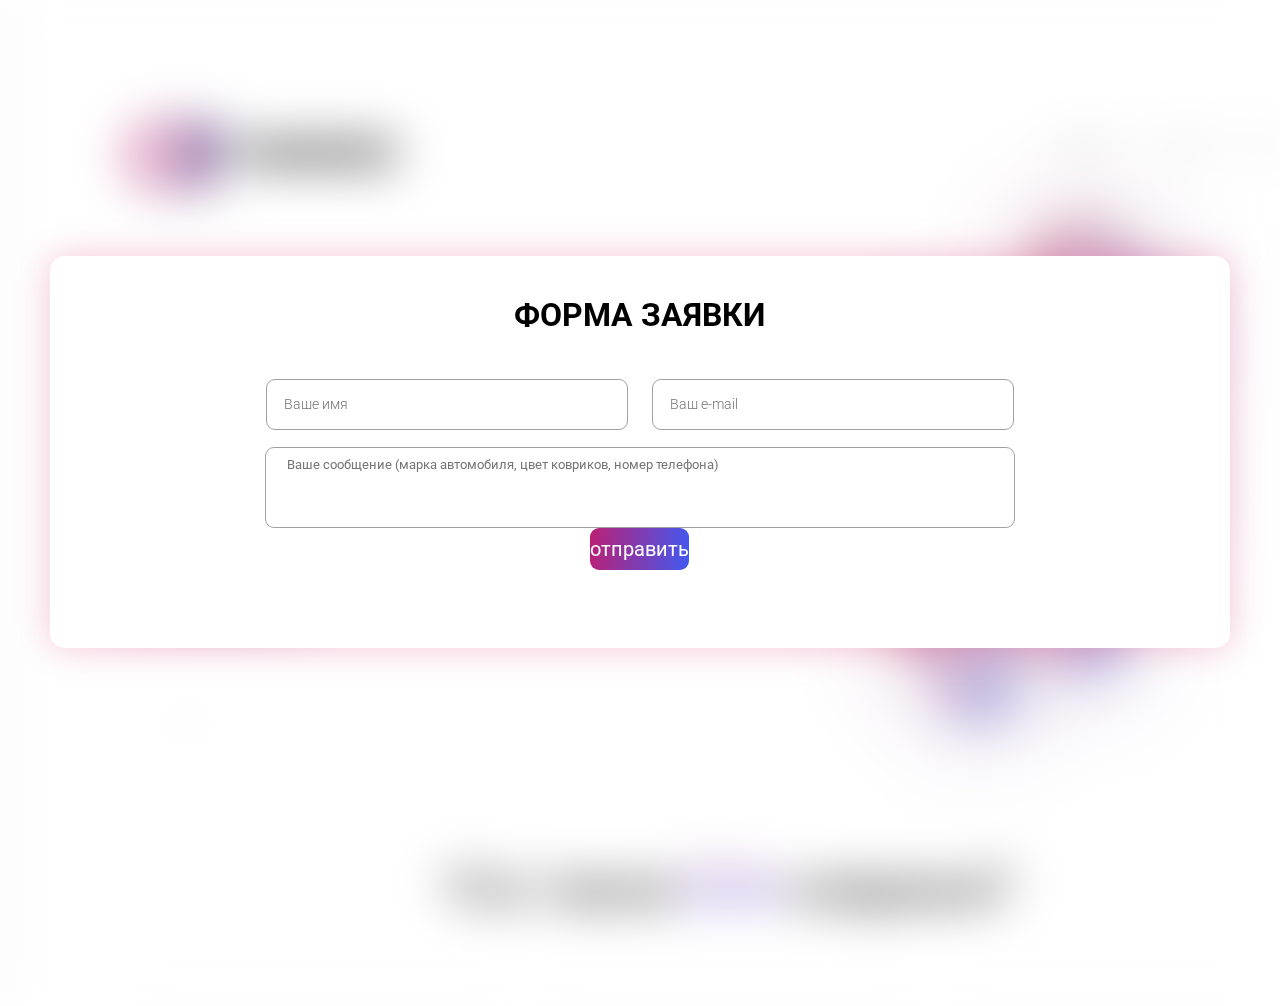
<file: index.html>
<!DOCTYPE html>
<html lang="en">
<head>
    <meta charset="UTF-8">
    <meta name="viewport" content="width=device-width, initial-scale=1.0">
    <title>Document</title>
    <link rel="stylesheet" href="style.css">
</head>
<body>
    <div class="img"></div>
    <header class="register">
        <h1>ФОРМА ЗАЯВКИ</h1>
        <div class="all">
        <input type="text" placeholder="Ваше имя" class="input1">
        <input type="text" placeholder="Ваш e-mail" class="input1">
    </div>
    <div class="noc">
    <div class="al2aa">
    <input type="text" placeholder="Ваше сообщение (марка автомобиля, цвет ковриков, номер телефона)" class="kaka">
</div>
</div>
<div class="butal">
    <button class="button">отправить</button>
</div>  
    </header>
</body>
</html>
</file>
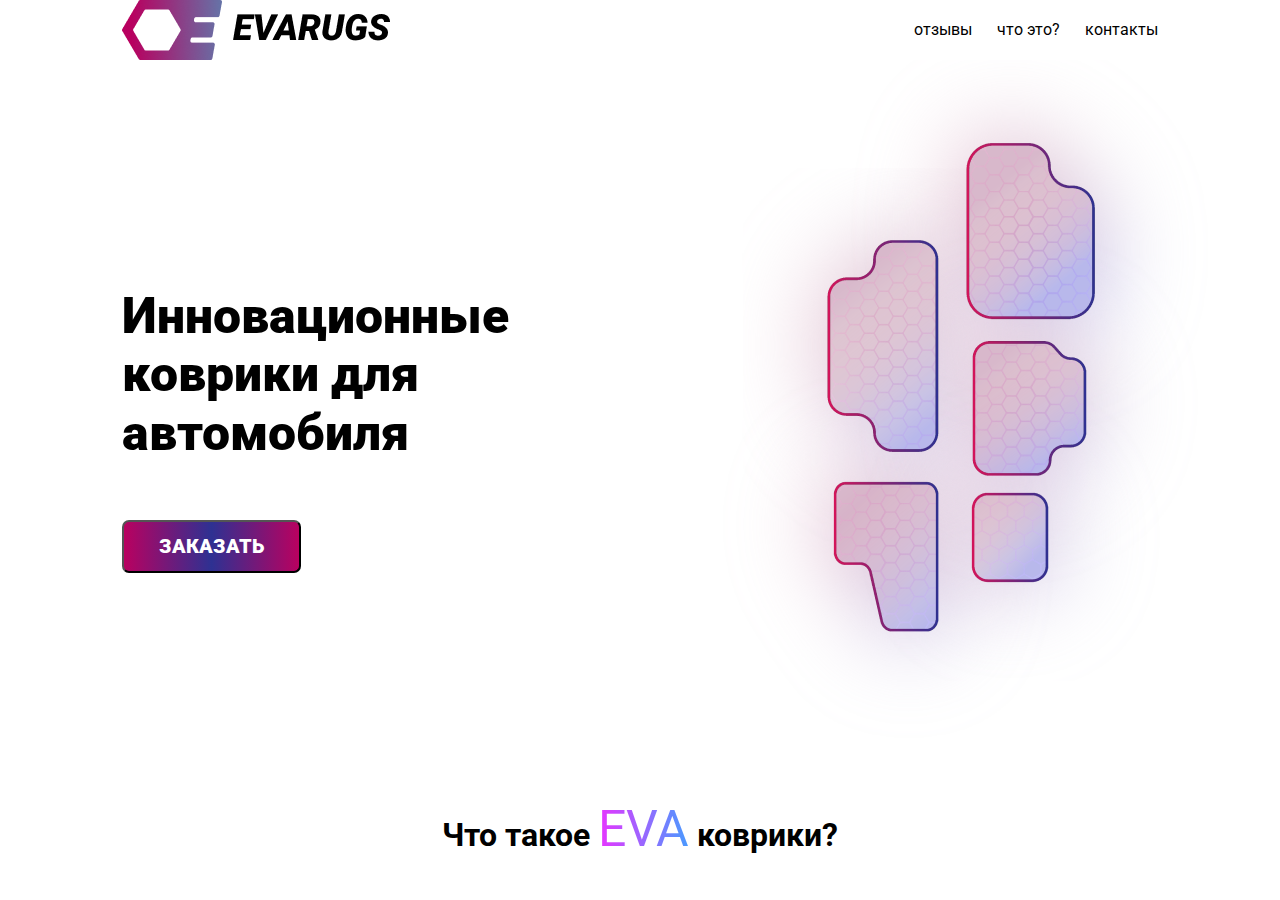
<file: fone.html>
<!DOCTYPE html>
<html lang="en">
<head>
    <meta charset="UTF-8">
    <meta name="viewport" content="width=device-width, initial-scale=1.0">
    <title>Document</title>
    <link rel="stylesheet" href="style.css">
</head>
<body>
    <header class="header container">
        <nav class="nav">
            <img src="img/Group 2.png" alt="" class="logo">
            <ul>
                <li>отзывы</li>
                <li>что это?</li>
                <li>контакты</li>
            </ul>
        </nav>
        <div class="header-content">
            <div class="header-content_text">
                <h1>Инновационные коврики для автомобиля</h1>
                <button>ЗАКАЗАТЬ</button>
            </div>
            <div class="header-content_img">
                <img src="img/коврф 1.png" alt="" style="margin-bottom: 50px;">
            </div>
        </div>
        <h1 style="text-align: center;">Что такое <span class="flowtext">EVA</span> коврики?</h1>
        </div>  
</header>
</body>
</html>
</file>
<file: style.css>
@import url('https://fonts.googleapis.com/css2?family=Roboto:ital,wght@0,100..900;1,100..900&display=swap');
*{
    margin: 0;
    padding: 0;
    box-sizing: border-box;
    list-style: none;
    font-family: "Roboto", serif;
}
.container{
    margin: 0 auto;
    padding: 0 122px;
}
.header{
    max-width: 1440px;
}
.nav{
    width: 100%;
    display: flex;
    align-items: center;
    justify-content: space-between;
}
.nav ul{
    display: flex;
    gap: 25px;
}
.logo{
    width: 268.01px;
    height: 59.97px;
}

.header-content{
    width: 100%;
    display: flex;
    justify-content: space-between;
    align-items: center;
}
.header-content_text{
    width: 55%;
}
.header-content_text h1{
    font-size: 50px;
    font-weight: 900;
    line-height: 58.59px;    
    margin-bottom: 58px;
}
.header-content_text button{
    width: 179px;
    height: 53px;
    border-radius: 7px ;
    background: linear-gradient(90deg, #B90160, #2E3192,#B90160);
    animation: butwus 5s linear infinite;
    font-size: 20px;
    font-weight: 900;
    line-height: 23.44px;
    color: #FFFFFF;
}
.header-content_img{
    width: 45%;

}
.header-content_img img{
    width: 533px;
    height: 686px;   
}

@media (max-width: 768px) {
    .container{
        padding: 0 66px;
    }
    .nav ul{
        display: none;
    }
    .header-content_text h1{
        font-size: 40px;
        line-height: 40px;    
        margin-bottom: 53px;
    }
    .header-content_img img{
        width: 368px;
        height: 473px;    
    }
    .all{
        flex-direction: column;
        align-items: center;
    }
    .al2aa{
        width: 432px;
        height: 95px;
        border-radius: 9px;
        display: flex;
    }
    .noc{
        display: flex;
        justify-content: center;
    }
}
@media (max-width:576px) {
    .container{
        padding: 0 29px;
    }
    .nav{
        justify-content: center;
    }
    .logo{
        width: 183.36px;
        height: 36px;        
    }
    .header-content{
        justify-content: center;
        background-image: url(img/подложка\ 1.png);
        margin-bottom: 25px;
        background-position: center;
        background-size: cover;
        background-repeat: no-repeat;
    }
    .header-content_text{
        display: flex;
        flex-direction: column;
        align-items: center;
    }
    .header-content_text h1{
        font-size: 25px;
        line-height: 25px;    
        margin-bottom: 42px;
        text-align: center;
    }
    .header-content_img {
        display: none;
    }
    .header-content_text button{
        width: 93px;
        height: 28px;
        font-size: 10px;
        line-height: 11px;
    }
    .n2box{
        width: 267px;
        height: 210px;
        
    }
    .n2{
        width: 700px;
    }
    .all{
        width: 402px;
        height: 30px;
        font-size: 10px;
        font-weight: 300;
    }
    .input1{
        width: 502px;
        height: 20px;
    }
    .kaka{
        width: 212px;
        height: 95px;
        border-radius: 9px;       
        margin-top: 10px; 
    }
    .register{
        width: 467px;
        height: 298px;
        border-radius: 15px;        
    }

}
.section h1{
    font-size: 50px;
    font-weight: 400;
    line-height: 58.59px;
    animation-name: textflow;
    text-align: center;
}
.flowtext{
    background: linear-gradient(90deg, #e933ff, #489bff,#e933ff);
    background-size: 200% auto;
    background-clip: text;
    -webkit-background-clip: text;
    -webkit-text-fill-color: transparent;
    animation: textflow 1s linear infinite;
    font-size: 50px;
    font-weight: 400;
    line-height: 58.59px;
  }
  @keyframes textflow {
    from {background-position: 0% center}         
    to {background-position: 200% center}
  }
.box1{
    max-width: 344px;
    height: 414px;
    box-shadow: 0px 0px 40px 0px #B8005F33;
}
.box1 p{
    font-size: 14px;
    font-weight: 300;
    color: #767676;
}
.box1 h1{
    font-size: 36px;
    font-weight: 700;
}
.section{
    display: flex;
    flex-wrap: wrap;
    margin-top: 25px;
    justify-content: space-between;
}
@media (max-width:1280px) {
    .box1{
        max-width: 594px;
        height: 325px;
        margin-bottom: 61px;
    }
    .mam{
        width: 594px;
        height: 189.98px;
    }

}
.n2box h1{
    width: 436px;
    height: 187px;
    background-color: #fff;
    font-size: 18px;
    font-weight: 300;
    border-radius: 15px;
    text-align: center;
    padding-top: 60px;
}
.n2{
    max-width: 1440px;
    height: 1148px;
    background: linear-gradient(94.31deg, rgba(212, 20, 90, 0.25) 0.96%, rgba(46, 49, 146, 0.25) 104.83%);
    justify-content: space-between;
    margin-top: 100px;
    display: grid;
    justify-content: center;
}
.al{
    display: flex;
    font-size: 9px;
    font-weight: 700;
    justify-content: space-evenly;
}
.al2{
    display: flex;
    font-size: 9px;
    font-weight: 700;
    justify-content: space-evenly;
}
.register{
    max-width: 1180.27px;
    min-height: 392.18px;
    box-shadow: 0px 0px 35px 0px #D4145A40;
    border-radius: 15px;
    margin: -750px auto;
    filter: blur(0px);
    background-color: white;
}
.register h1{
    text-align: center;
    padding-top: 40px;
}
.input1{
    width: 362.49px;
    height: 50.72px;
    border-radius: 9px;    
    border: 1px solid #A1A1A1;
    font-size: 14px;
    font-weight: 300;
    padding-left: 17px;
}
.all{
    display: flex;
    justify-content: center;
    gap: 24px;
    margin-top: 45px;
}
.kaka{
    width: 749.73px;
    height: 81.65px;
    border-radius: 9px;
    padding-left: 21px;
    padding-bottom: 47px;
    border: 1px solid #A1A1A1;
    
}
.al2aa{
    display: flex;  
    justify-content: center;
    margin-top: 17px;
}
.img{
    background-image: url(img/Screenshot\ 2025-02-03\ 225920.png);
    background-size: cover;
    max-width: 1487px;
    min-height: 1006px;
    background-repeat: no-repeat;
    filter: blur(1.5rem);
    margin: 0 auto;
}
.button{
    font-size: 20px;
    font-weight: 400;
    max-width: 169.49px;
    min-height: 42.06px;
    border-radius: 9px;
    background: linear-gradient(96.12deg, #D4145A -21.03%, #3D5BF5 103.56%);
    color: white;
    border: none;    
}
.butal{
    display: flex;
    justify-content: center;

}
</file>
